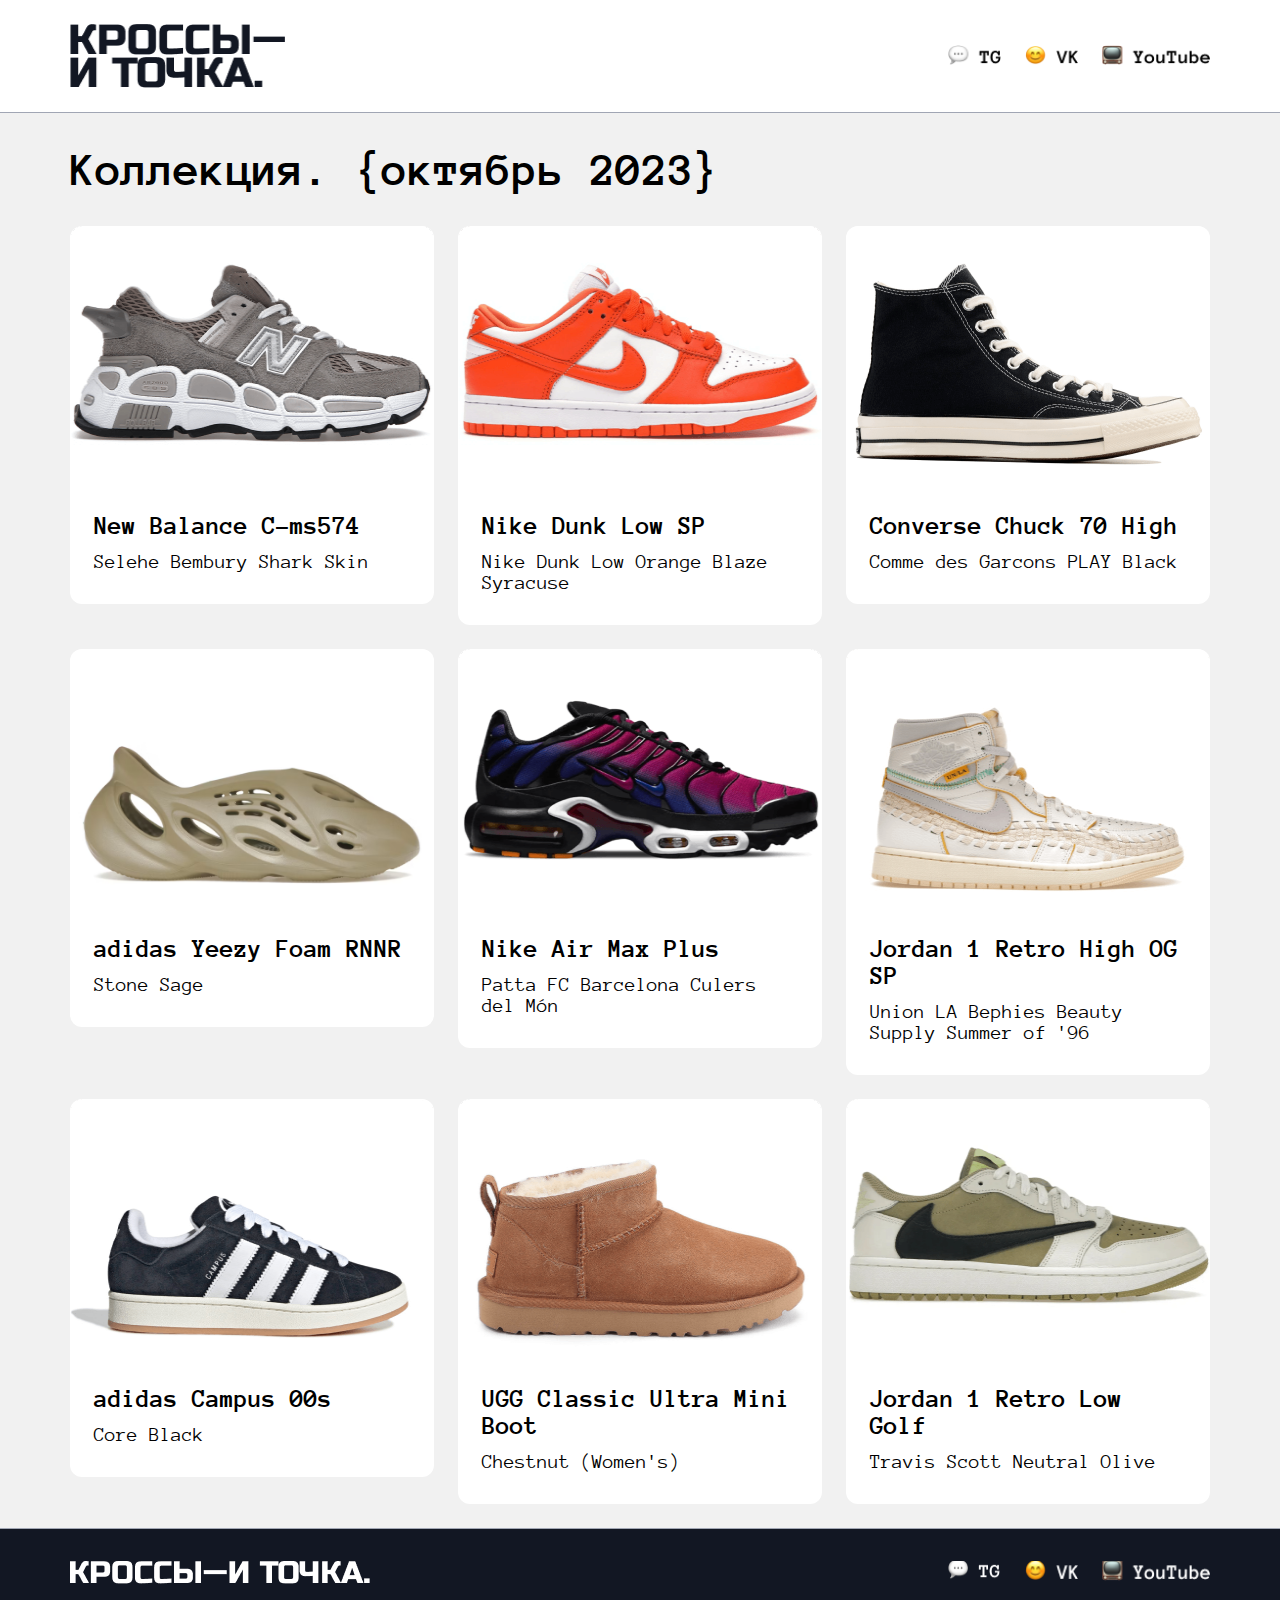
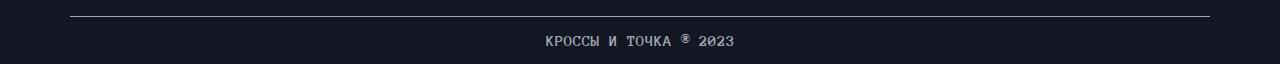
<file: index.html>
<html lang="ru">
  <head>
    <meta charset="UTF-8">
    <meta name="viewport" content="width=device-width, initial-scale=1.0">
    <title>Кроссы — и точка</title>
    <link rel="stylesheet" href="style.css"/>
  </head>
  <body>
    <header class="header">
      <a href="index.html"><img class="logo" src="logo.png"/></a>
      <nav>
        <ul class="ul__header">
          <li><a href="https://web.telegram.org" target="_blank"><img class="img__footer" src="smile1.png"/></a></li>
          <li><a href="https://vk.com" target="_blank"><img class="img__footer" src="smile2.png"/></a></li>
          <li><a href="https://youtube.com" target="_blank"><img class="img__footer-long" src="smile3.png"/></a></li>
        </ul>
      </nav>
    </header>
   <main>
      <div class="h_cont">
        <h1 class="subtitle">Коллекция. {октябрь 2023}</h1>
      </div>
        <div class="container-bar">
          <a href="New Balance C-ms574.html"><div class="container">
            <img class="card__img" alt="New Balance C-ms574" src="image 3 (5).png"/>
            <h3 class="container__title">New Balance C-ms574</h3>
            <p class="container__text">Selehe Bembury Shark Skin</p>
          </div></a>
          <a href="Nike Dunk Low SP.html"><div class="container">
            <img class="card__img" alt="Nike Dunk Low SP" src="image 3 (6).png"/>
            <h3 class="container__title">Nike Dunk Low SP</h3>
            <p class="container__text">Nike Dunk Low Orange Blaze Syracuse</p>
          </div></a>
          <a href="Converse Chuck 70 High.html"><div class="container">
            <img class="card__img" alt="Converse Chuck 70 High" src="image 3 (3).png"/>
            <h3 class="container__title">Converse Chuck 70 High</h3>
            <p class="container__text">Comme des Garcons PLAY Black</p>
          </div></a>
          <div class="container">
            <img class="card__img" alt="adidas Yeezy Foam RNR" src="image 3 (8).png"/>
            <h3 class="container__title">adidas Yeezy Foam RNNR</h3>
            <p class="container__text">Stone Sage</p>
          </div>
          <div class="container">
            <img class="card__img" alt="Nike Air Max Plus" src="image 3.png"/>
            <h3 class="container__title">Nike Air Max Plus</h3>
            <p class="container__text">Patta FC Barcelona Culers del Món</p>
          </div>
          <div class="container">
            <img class="card__img" alt="Jordan 1 Retro High OG SP" src="image 3 (1).png"/>
            <h3 class="container__title">Jordan 1 Retro High OG SP</h3>
            <p class="container__text">Union LA Bephies Beauty Supply Summer of '96</p>
          </div>
          <div class="container">
            <img class="card__img" alt="adidas Campus 00s" src="image 3 (2).png"/>
            <h3 class="container__title">adidas Campus 00s</h3>
            <p class="container__text">Core Black</p>
          </div>
          <div class="container">
            <img class="card__img" alt="UGG Classic Ultra Mini Boot" src="image 3 (4).png"/>
            <h3 class="container__title">UGG Classic Ultra Mini Boot</h3>
            <p class="container__text">Chestnut (Women's)</p>
          </div>
          <div class="container">
            <img class="card__img" alt="Jordan 1 Retro Low Golf" src="image 3 (7).png"/>
            <h3 class="container__title">Jordan 1 Retro Low Golf</h3>
            <p class="container__text">Travis Scott Neutral Olive</p>
          </div>
      </div>
   </main>
   <footer class="footer">
    <div class="footer-bar">
      <a href="index.html"><img class="logo2" src="logo (1).png"/></a>
      <nav class="nav__footer">
        <ul class="ul__footer">
          <li><a class="a-footer" href="https://web.telegram.org" target="_blank"><img class="img__footer" src="smile4.png"/></a></li>
          <li><a class="a-footer" href="https://vk.com" target="_blank"><img class="img__footer" src="smile5.png"/></a></li>
          <li><a class="a-footer" href="https://youtube.com" target="_blank"><img class="img__footer-long" src="smile6.png"/></a></li>
        </ul>
      </nav>
    </div>
    <p class="p-footer">КРОССЫ И ТОЧКА ® 2023</p>
   </footer>
  </body>
</html>
</file>
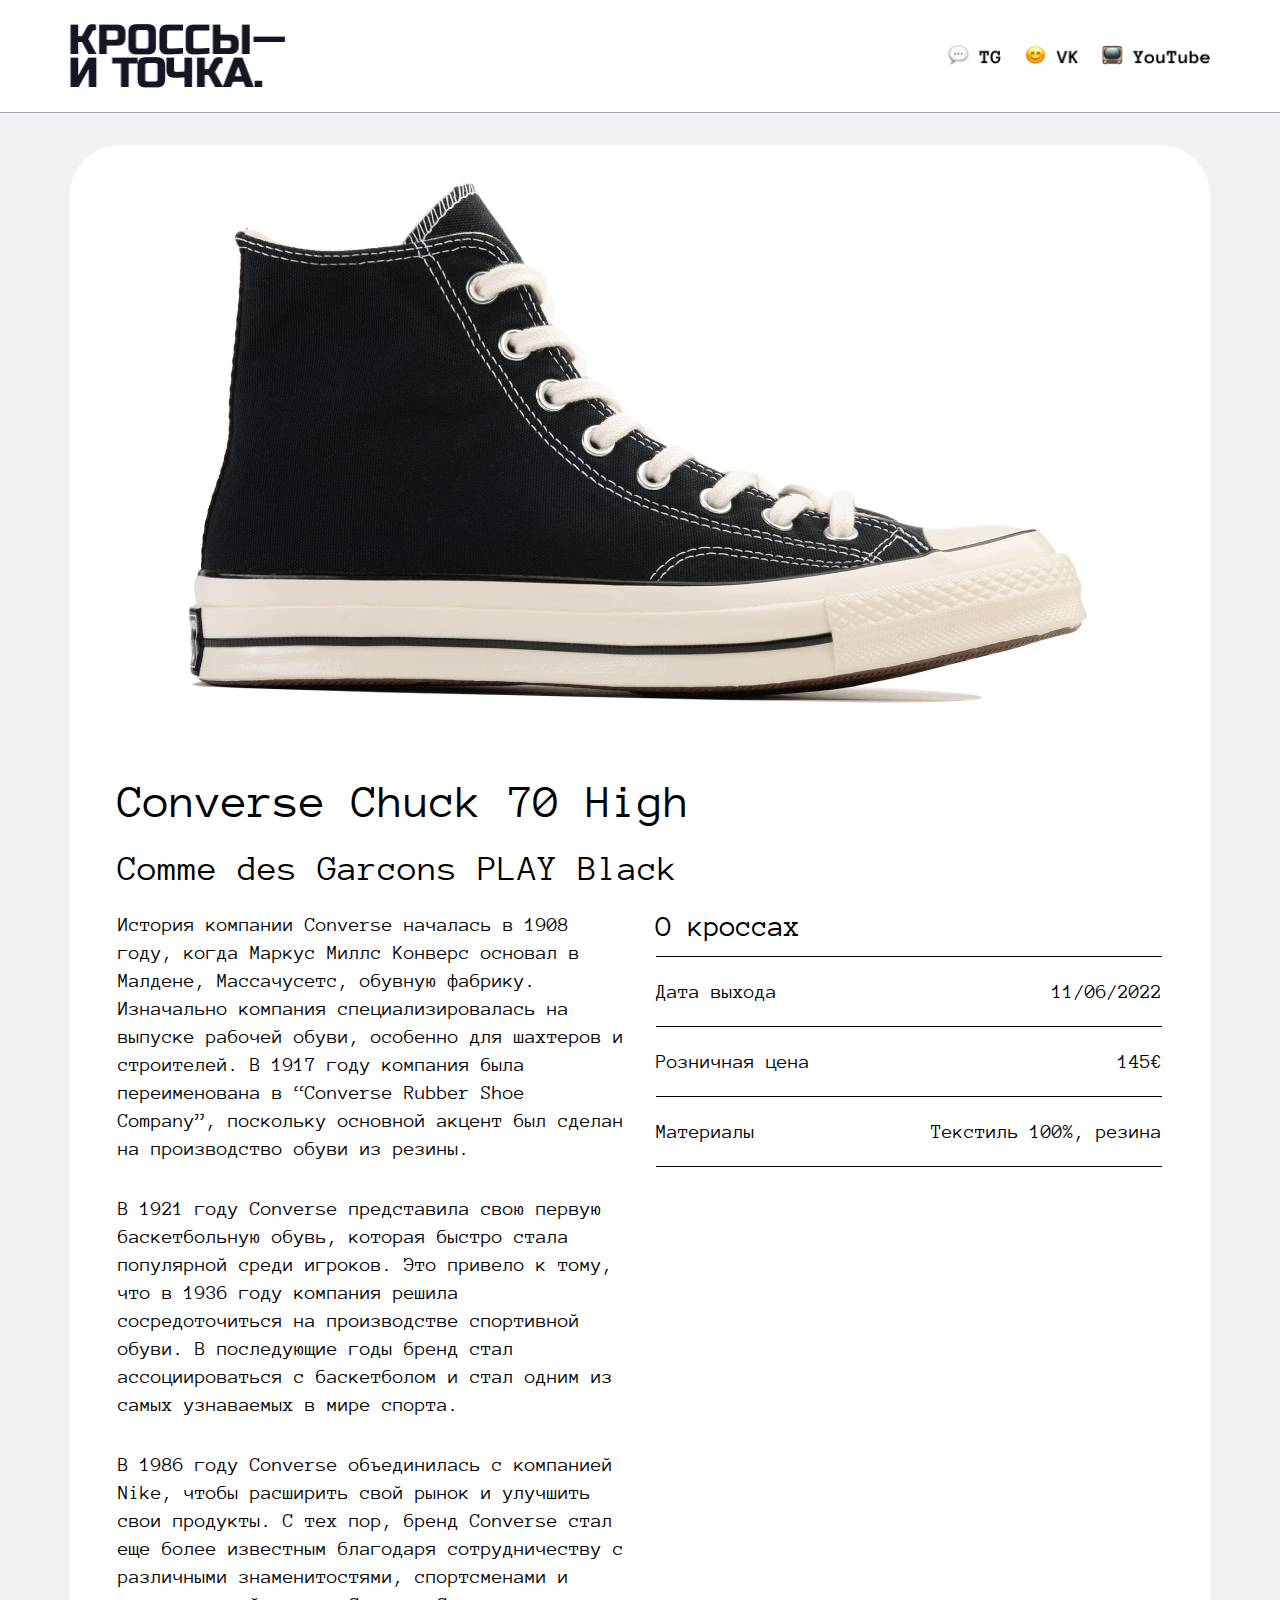
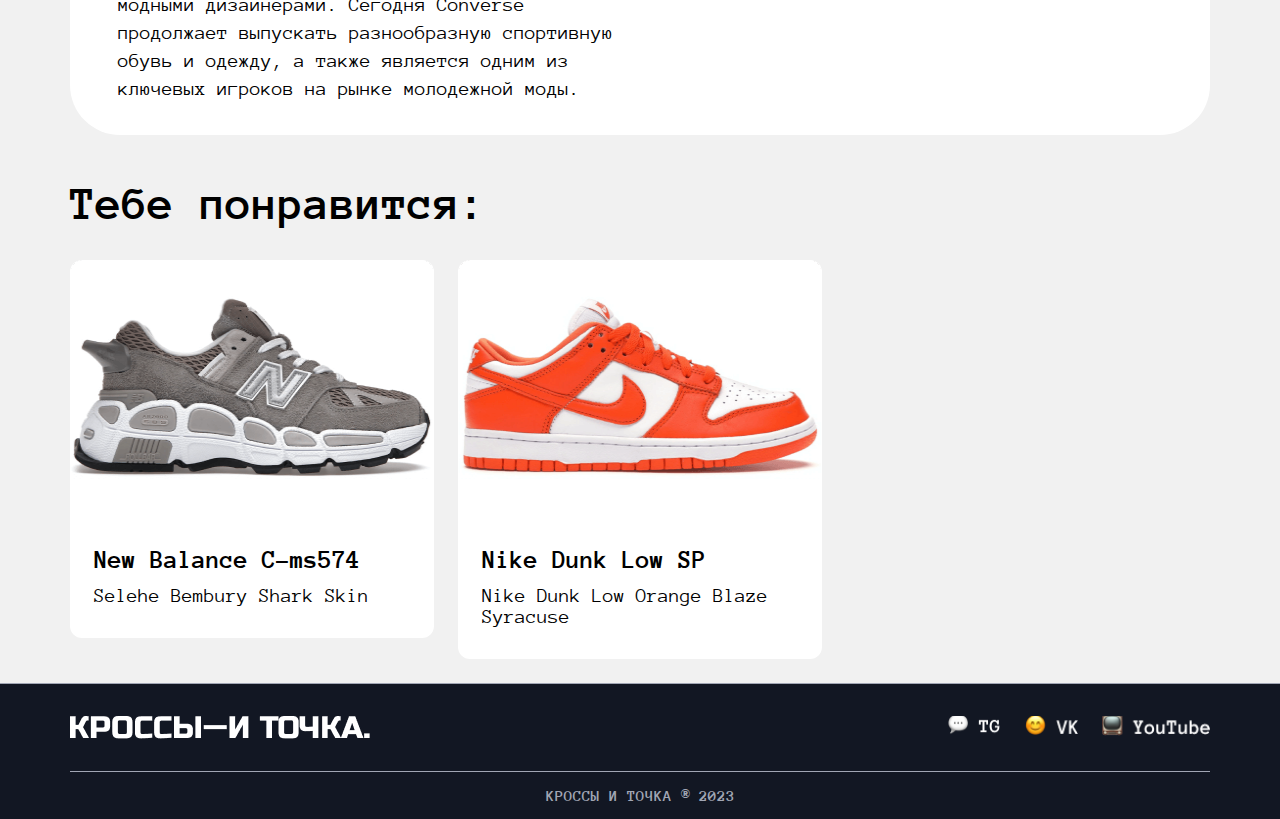
<file: Converse Chuck 70 High.html>
<html lang="ru">
  <head>
    <meta charset="UTF-8">
    <meta name="viewport" content="width=device-width, initial-scale=1.0">
    <title>Кроссы — и точка</title>
    <link rel="stylesheet" href="style.css"/>
  </head>
  <body>
    <header class="header">
      <a href="index.html"><img class="logo" src="logo.png"/></a>
      <nav>
        <ul class="ul__header">
          <li><a href="https://web.telegram.org" target="_blank"><img class="img__footer" src="smile1.png"/></a></li>
          <li><a href="https://vk.com" target="_blank"><img class="img__footer" src="smile2.png"/></a></li>
          <li><a href="https://youtube.com" target="_blank"><img class="img__footer-long" src="smile3.png"/></a></li>
        </ul>
      </nav>
    </header>
   <main class="main__main">
    <div class="big_main">
      <div>
        <img class="big_img1" src="big_image3.png" alt="кросс">
      </div>
      <div class="big_h1">
        <h1 class="h1_h1">Converse Chuck 70 High</h1>
      </div>
      <div class="big_h2">
        <h2>Comme des Garcons PLAY Black</h2>
      </div>
      <div class="description">
        <div class="description_left">
            <p class="big_p">История компании Converse началась в 1908 году, когда Маркус Миллс Конверс основал в Малдене, Массачусетс, обувную фабрику. Изначально компания специализировалась на выпуске рабочей обуви, особенно для шахтеров и строителей. В 1917 году компания была переименована в “Converse Rubber Shoe Company”, поскольку основной акцент был сделан на производство обуви из резины.</p>
            <p class="big_p">В 1921 году Converse представила свою первую баскетбольную обувь, которая быстро стала популярной среди игроков. Это привело к тому, что в 1936 году компания решила сосредоточиться на производстве спортивной обуви. В последующие годы бренд стал ассоциироваться с баскетболом и стал одним из самых узнаваемых в мире спорта.</p>
            <p class="big_p">В 1986 году Converse объединилась с компанией Nike, чтобы расширить свой рынок и улучшить свои продукты. С тех пор, бренд Converse стал еще более известным благодаря сотрудничеству с различными знаменитостями, спортсменами и модными дизайнерами. Сегодня Converse продолжает выпускать разнообразную спортивную обувь и одежду, а также является одним из ключевых игроков на рынке молодежной моды.</p>
        </div>
        <div class="description_right">
          <div class="des_p_l" style="margin: 0;"><p class="p_p_p">О кроссах</p></div>
          <div class="des_p_l"><p class="p_d_l">Дата выхода</p> <p class="p_d_l">11/06/2022</p></div>
          <div class="des_p_l"><p class="p_d_l">Розничная цена</p> <p class="p_d_l">145€</p></div>
          <div class="des_p_l"><p class="p_d_l">Материалы</p> <p class="p_d_l">Текстиль 100%, резина</p></div>
        </div>
      </div>
    </div>
    <div class="h_cont">
      <h1 class="subtitle" style="margin-top: 12px;">Тебе понравится:</h1>
    </div>
    <div class="container-bar" style="justify-content: flex-start; max-width: 1140px">
      <a href="New Balance C-ms574.html"><div class="container">
        <img class="card__img" alt="New Balance C-ms574" src="image 3 (5).png"/>
        <h3 class="container__title">New Balance C-ms574</h3>
        <p class="container__text">Selehe Bembury Shark Skin</p>
      </div></a>
      <a href="Nike Dunk Low SP.html"><div class="container">
        <img class="card__img" alt="Nike Dunk Low SP" src="image 3 (6).png"/>
        <h3 class="container__title">Nike Dunk Low SP</h3>
        <p class="container__text">Nike Dunk Low Orange Blaze Syracuse</p>
      </div></a>
    </div>
   </main>
   <footer class="footer">
    <div class="footer-bar">
      <a href="index.html"><img class="logo2" src="logo (1).png"/></a>
      <nav class="nav__footer">
        <ul class="ul__footer">
          <li><a class="a-footer" href="https://web.telegram.org" target="_blank"><img class="img__footer" src="smile4.png"/></a></li>
          <li><a class="a-footer" href="https://vk.com" target="_blank"><img class="img__footer" src="smile5.png"/></a></li>
          <li><a class="a-footer" href="https://youtube.com" target="_blank"><img class="img__footer-long" src="smile6.png"/></a></li>
        </ul>
      </nav>
    </div>
    <p class="p-footer">КРОССЫ И ТОЧКА ® 2023</p>
   </footer>
  </body>
</html>
</file>
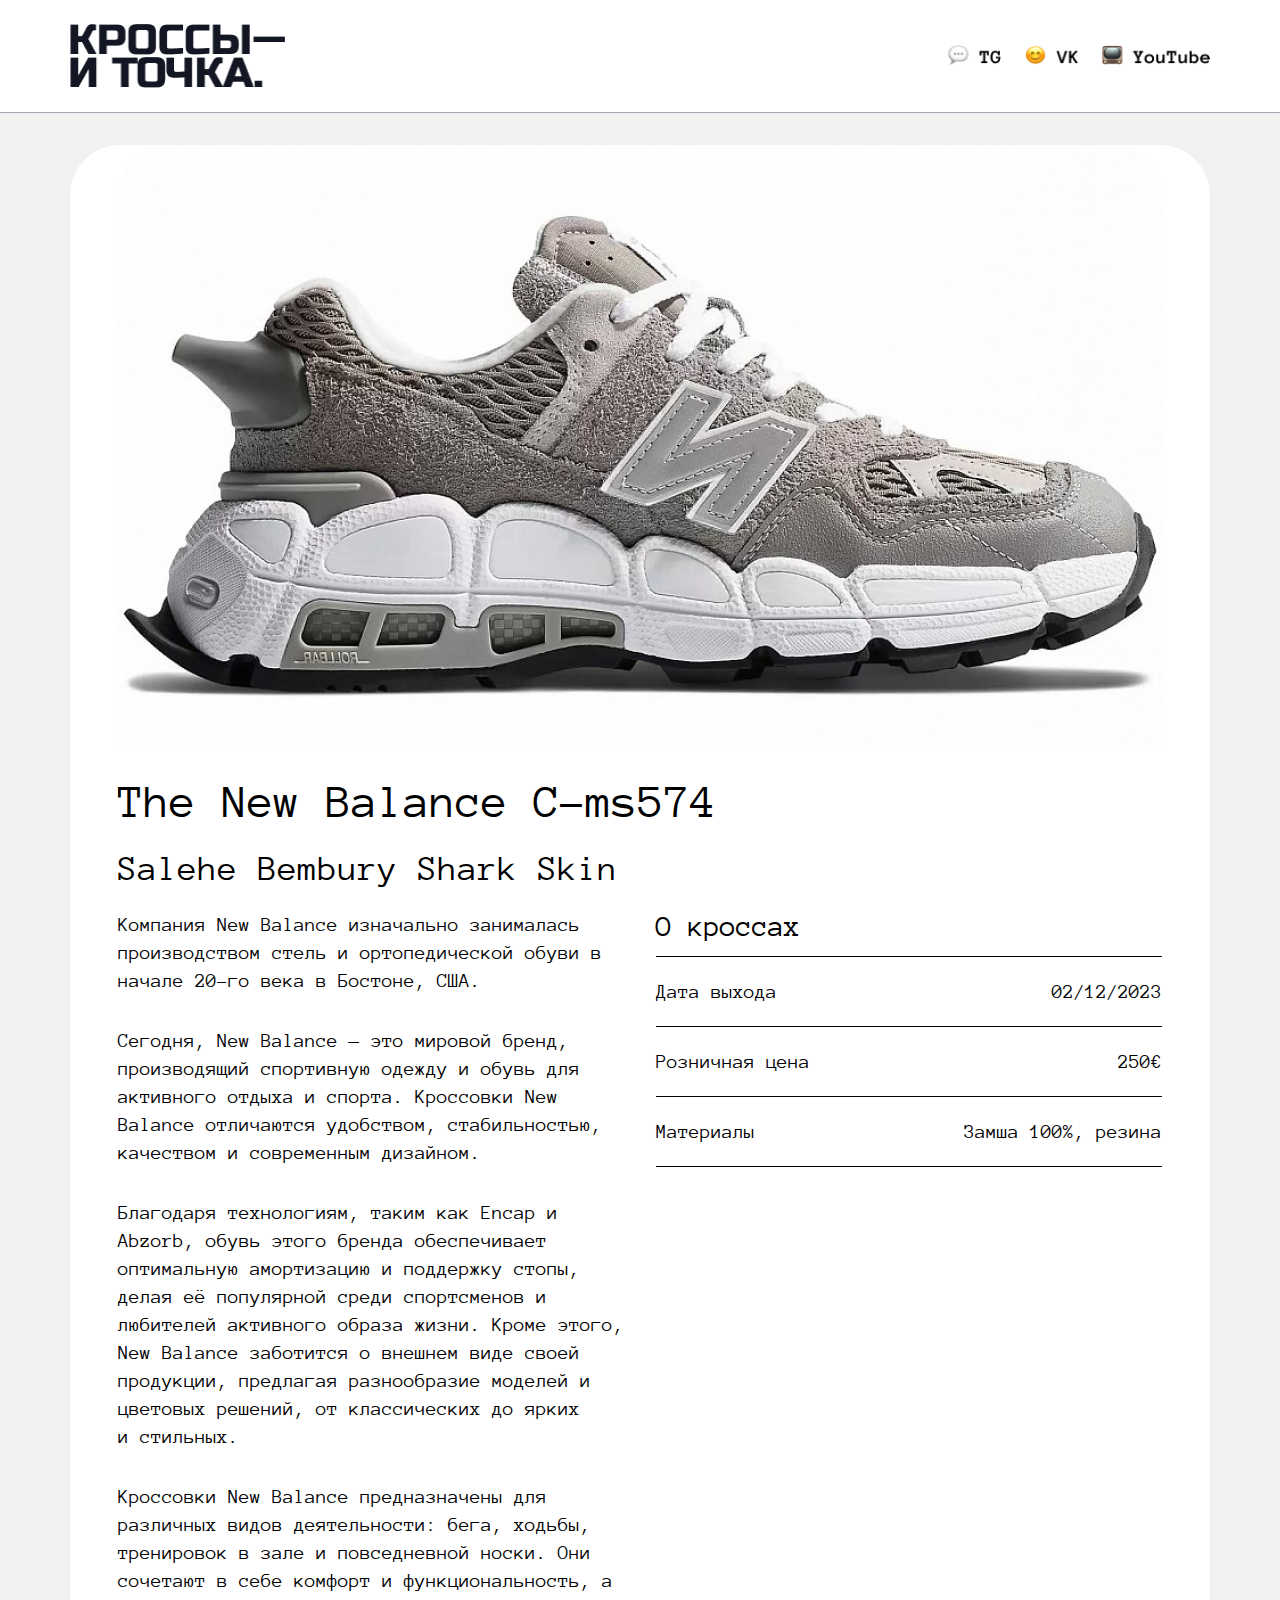
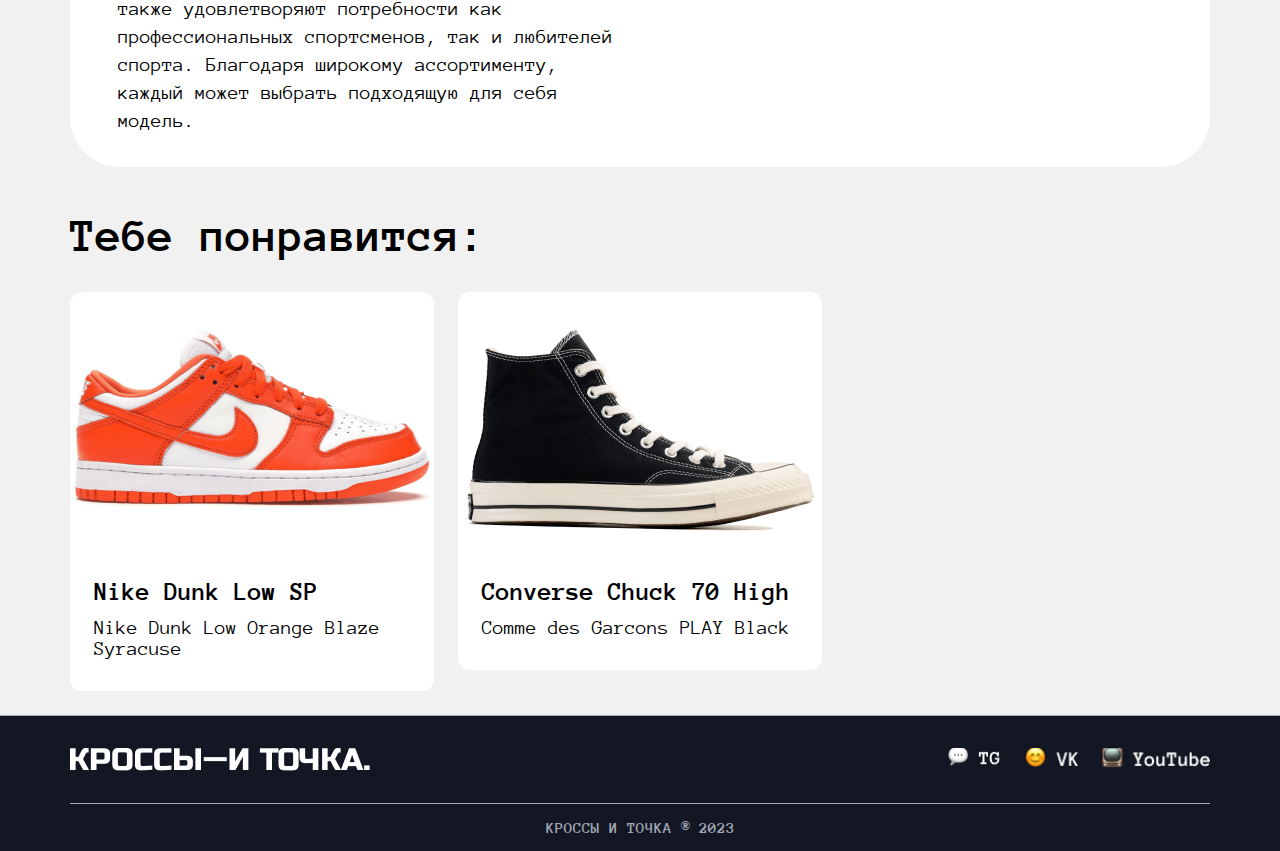
<file: kross1.html>
<html lang="ru">
  <head>
    <meta charset="UTF-8">
    <meta name="viewport" content="width=device-width, initial-scale=1.0">
    <title>Кроссы — и точка</title>
    <link rel="stylesheet" href="style.css"/>
  </head>
  <body>
    <header class="header">
      <a href="index.html"><img class="logo" src="logo.png"/></a>
      <nav>
        <ul class="ul__header">
          <li><a href="https://web.telegram.org" target="_blank"><img class="img__footer" src="smile1.png"/></a></li>
          <li><a href="https://vk.com" target="_blank"><img class="img__footer" src="smile2.png"/></a></li>
          <li><a href="https://youtube.com" target="_blank"><img class="img__footer-long" src="smile3.png"/></a></li>
        </ul>
      </nav>
    </header>
   <main class="main__main">
    <div class="big_main">
      <div>
        <img class="big_img1" src="big_image1.png" alt="кросс">
      </div>
      <div class="big_h1">
        <h1 class="h1_h1">The New Balance C-ms574</h1>
      </div>
      <div class="big_h2">
        <h2>Salehe Bembury Shark Skin</h2>
      </div>
      <div class="description">
        <div class="description_left">
            <p class="big_p">Компания New Balance изначально занималась производством стель и ортопедической обуви в начале
            20-го века в Бостоне, США.</p>
            <p class="big_p">Сегодня, New Balance — это мировой бренд, производящий спортивную одежду и обувь для активного отдыха и спорта. Кроссовки New Balance отличаются удобством, стабильностью, качеством и современным дизайном.</p>
            
            <p class="big_p">Благодаря технологиям, таким как Encap и Abzorb, обувь этого бренда обеспечивает оптимальную амортизацию и поддержку стопы, делая её популярной среди спортсменов и любителей активного образа жизни. Кроме этого, New Balance заботится о внешнем виде своей продукции, предлагая разнообразие моделей и цветовых решений, от классических до ярких и стильных.</p>
            
            <p class="big_p">Кроссовки New Balance предназначены для различных видов деятельности: бега, ходьбы, тренировок в зале и повседневной носки. Они сочетают в себе комфорт и функциональность, а также удовлетворяют потребности как профессиональных спортсменов, так и любителей спорта. Благодаря широкому ассортименту, каждый может выбрать подходящую для себя модель.</p>
        </div>
        <div class="description_right">
          <div class="des_p_l" style="margin: 0;"><p class="p_p_p">О кроссах</p></div>
          <div class="des_p_l"><p class="p_d_l">Дата выхода</p> <p class="p_d_l">02/12/2023</p></div>
          <div class="des_p_l"><p class="p_d_l">Розничная цена</p> <p class="p_d_l">250€</p></div>
          <div class="des_p_l"><p class="p_d_l">Материалы</p> <p class="p_d_l">Замша 100%, резина</p></div>
        </div>
      </div>
    </div>
    <div class="h_cont">
      <h1 class="subtitle" style="margin-top: 12px;">Тебе понравится:</h1>
    </div>
    <div class="container-bar" style="justify-content: flex-start; max-width: 1140px">
      <a href="kross2.html"><div class="container">
        <img class="card__img" alt="Nike Dunk Low SP" src="image 3 (6).png"/>
        <h3 class="container__title">Nike Dunk Low SP</h3>
        <p class="container__text">Nike Dunk Low Orange Blaze Syracuse</p>
      </div></a>
      <a href="kross3.html"><div class="container">
        <img class="card__img" alt="Converse Chuck 70 High" src="image 3 (3).png"/>
        <h3 class="container__title">Converse Chuck 70 High</h3>
        <p class="container__text">Comme des Garcons PLAY Black</p>
      </div></a>
    </div>
   </main>
   <footer class="footer">
    <div class="footer-bar">
      <a href="index.html"><img class="logo2" src="logo (1).png"/></a>
      <nav class="nav__footer">
        <ul class="ul__footer">
          <li><a class="a-footer" href="https://web.telegram.org" target="_blank"><img class="img__footer" src="smile4.png"/></a></li>
          <li><a class="a-footer" href="https://vk.com" target="_blank"><img class="img__footer" src="smile5.png"/></a></li>
          <li><a class="a-footer" href="https://youtube.com" target="_blank"><img class="img__footer-long" src="smile6.png"/></a></li>
        </ul>
      </nav>
    </div>
    <p class="p-footer">КРОССЫ И ТОЧКА ® 2023</p>
   </footer>
  </body>
</html>
</file>
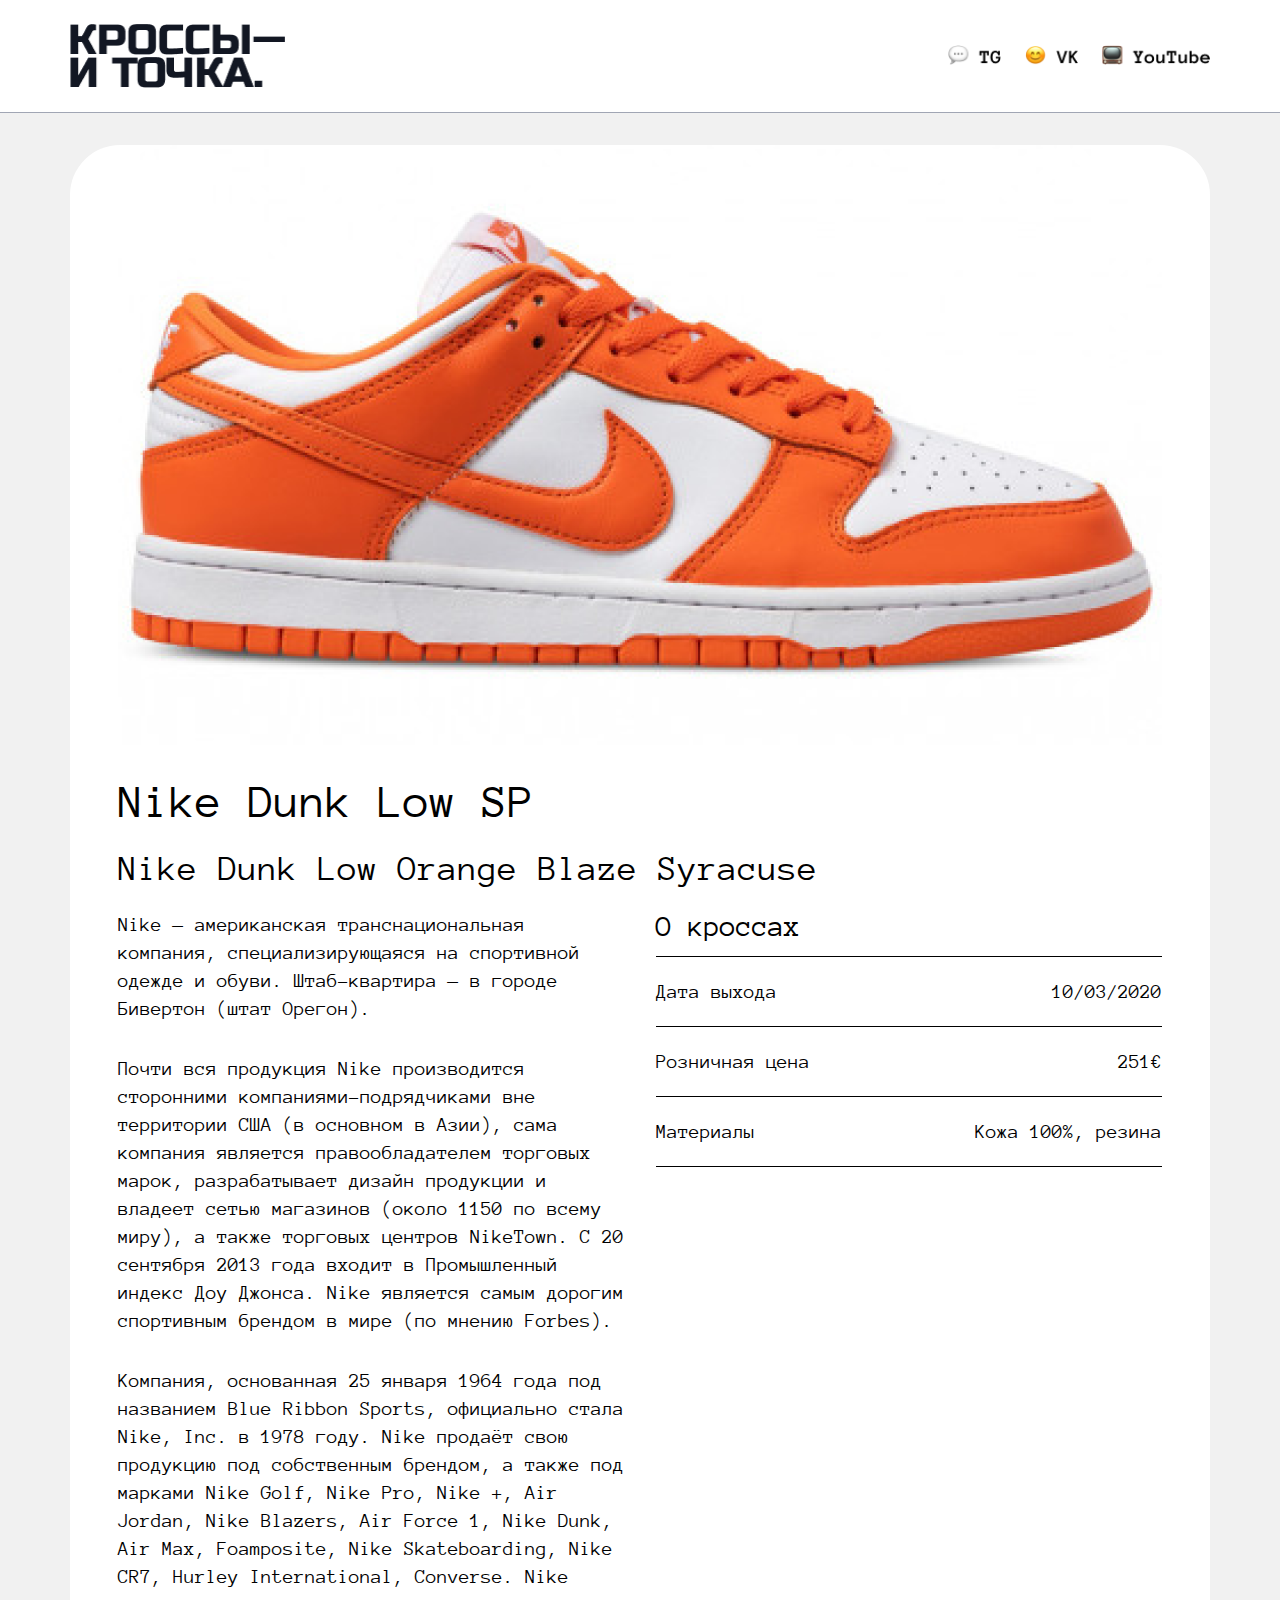
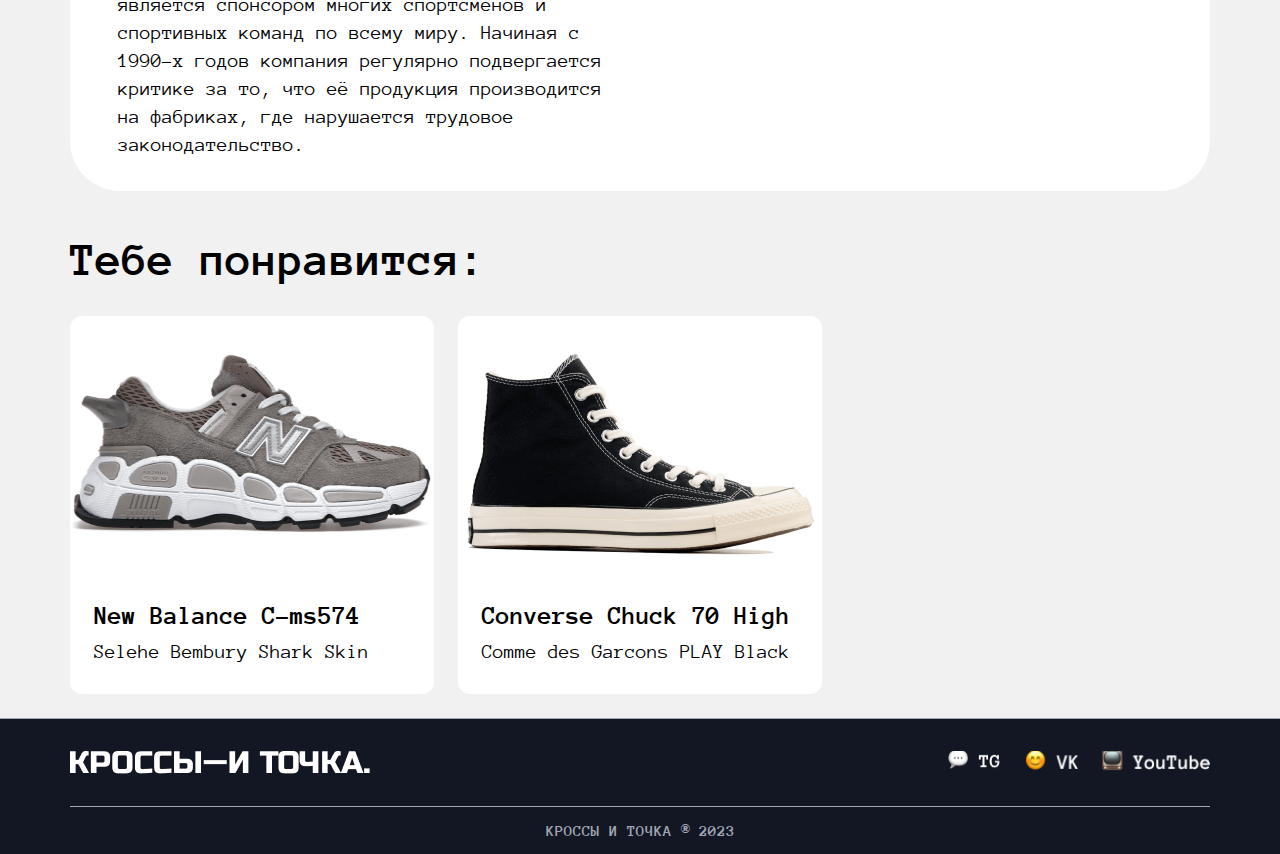
<file: kross2.html>
<html lang="ru">
  <head>
    <meta charset="UTF-8">
    <meta name="viewport" content="width=device-width, initial-scale=1.0">
    <title>Кроссы — и точка</title>
    <link rel="stylesheet" href="style.css"/>
  </head>
  <body>
    <header class="header">
      <a href="index.html"><img class="logo" src="logo.png"/></a>
      <nav>
        <ul class="ul__header">
          <li><a href="https://web.telegram.org" target="_blank"><img class="img__footer" src="smile1.png"/></a></li>
          <li><a href="https://vk.com" target="_blank"><img class="img__footer" src="smile2.png"/></a></li>
          <li><a href="https://youtube.com" target="_blank"><img class="img__footer-long" src="smile3.png"/></a></li>
        </ul>
      </nav>
    </header>
   <main class="main__main">
    <div class="big_main">
      <div>
        <img class="big_img1" src="big_image2.png" alt="кросс">
      </div>
      <div class="big_h1">
        <h1 class="h1_h1">Nike Dunk Low SP</h1>
      </div>
      <div class="big_h2">
        <h2>Nike Dunk Low Orange Blaze Syracuse</h2>
      </div>
      <div class="description">
        <div class="description_left">
            <p class="big_p">Nike — американская транснациональная компания, специализирующаяся на спортивной одежде и обуви. Штаб-квартира — в городе Бивертон (штат Орегон).</p>
            <p class="big_p">Почти вся продукция Nike производится сторонними компаниями-подрядчиками вне территории США (в основном в Азии), сама компания является правообладателем торговых марок, разрабатывает дизайн продукции и владеет сетью магазинов (около 1150 по всему миру), а также торговых центров NikeTown. С 20 сентября 2013 года входит в Промышленный индекс Доу Джонса. Nike является самым дорогим спортивным брендом в мире (по мнению Forbes).</p>
            <p class="big_p">Компания, основанная 25 января 1964 года под названием Blue Ribbon Sports, официально стала Nike, Inc. в 1978 году. Nike продаёт свою продукцию под собственным брендом, а также под марками Nike Golf, Nike Pro, Nike +, Air Jordan, Nike Blazers, Air Force 1, Nike Dunk, Air Max, Foamposite, Nike Skateboarding, Nike CR7, Hurley International, Converse. Nike является спонсором многих спортсменов и спортивных команд по всему миру. Начиная с 1990-х годов компания регулярно подвергается критике за то, что её продукция производится на фабриках, где нарушается трудовое законодательство.</p>
        </div>
        <div class="description_right">
          <div class="des_p_l" style="margin: 0;"><p class="p_p_p">О кроссах</p></div>
          <div class="des_p_l"><p class="p_d_l">Дата выхода</p> <p class="p_d_l">10/03/2020</p></div>
          <div class="des_p_l"><p class="p_d_l">Розничная цена</p> <p class="p_d_l">251€</p></div>
          <div class="des_p_l"><p class="p_d_l">Материалы</p> <p class="p_d_l">Кожа 100%, резина</p></div>
        </div>
      </div>
    </div>
    <div class="h_cont">
      <h1 class="subtitle" style="margin-top: 12px;">Тебе понравится:</h1>
    </div>
    <div class="container-bar" style="justify-content: flex-start; max-width: 1140px">
      <a href="kross1.html"><div class="container">
        <img class="card__img" alt="New Balance C-ms574" src="image 3 (5).png"/>
        <h3 class="container__title">New Balance C-ms574</h3>
        <p class="container__text">Selehe Bembury Shark Skin</p>
      </div></a>
      <a href="kross3.html"><div class="container">
        <img class="card__img" alt="Converse Chuck 70 High" src="image 3 (3).png"/>
        <h3 class="container__title">Converse Chuck 70 High</h3>
        <p class="container__text">Comme des Garcons PLAY Black</p>
      </div></a>
    </div>
   </main>
   <footer class="footer">
    <div class="footer-bar">
      <a href="index.html"><img class="logo2" src="logo (1).png"/></a>
      <nav class="nav__footer">
        <ul class="ul__footer">
          <li><a class="a-footer" href="https://web.telegram.org" target="_blank"><img class="img__footer" src="smile4.png"/></a></li>
          <li><a class="a-footer" href="https://vk.com" target="_blank"><img class="img__footer" src="smile5.png"/></a></li>
          <li><a class="a-footer" href="https://youtube.com" target="_blank"><img class="img__footer-long" src="smile6.png"/></a></li>
        </ul>
      </nav>
    </div>
    <p class="p-footer">КРОССЫ И ТОЧКА ® 2023</p>
   </footer>
  </body>
</html>
</file>
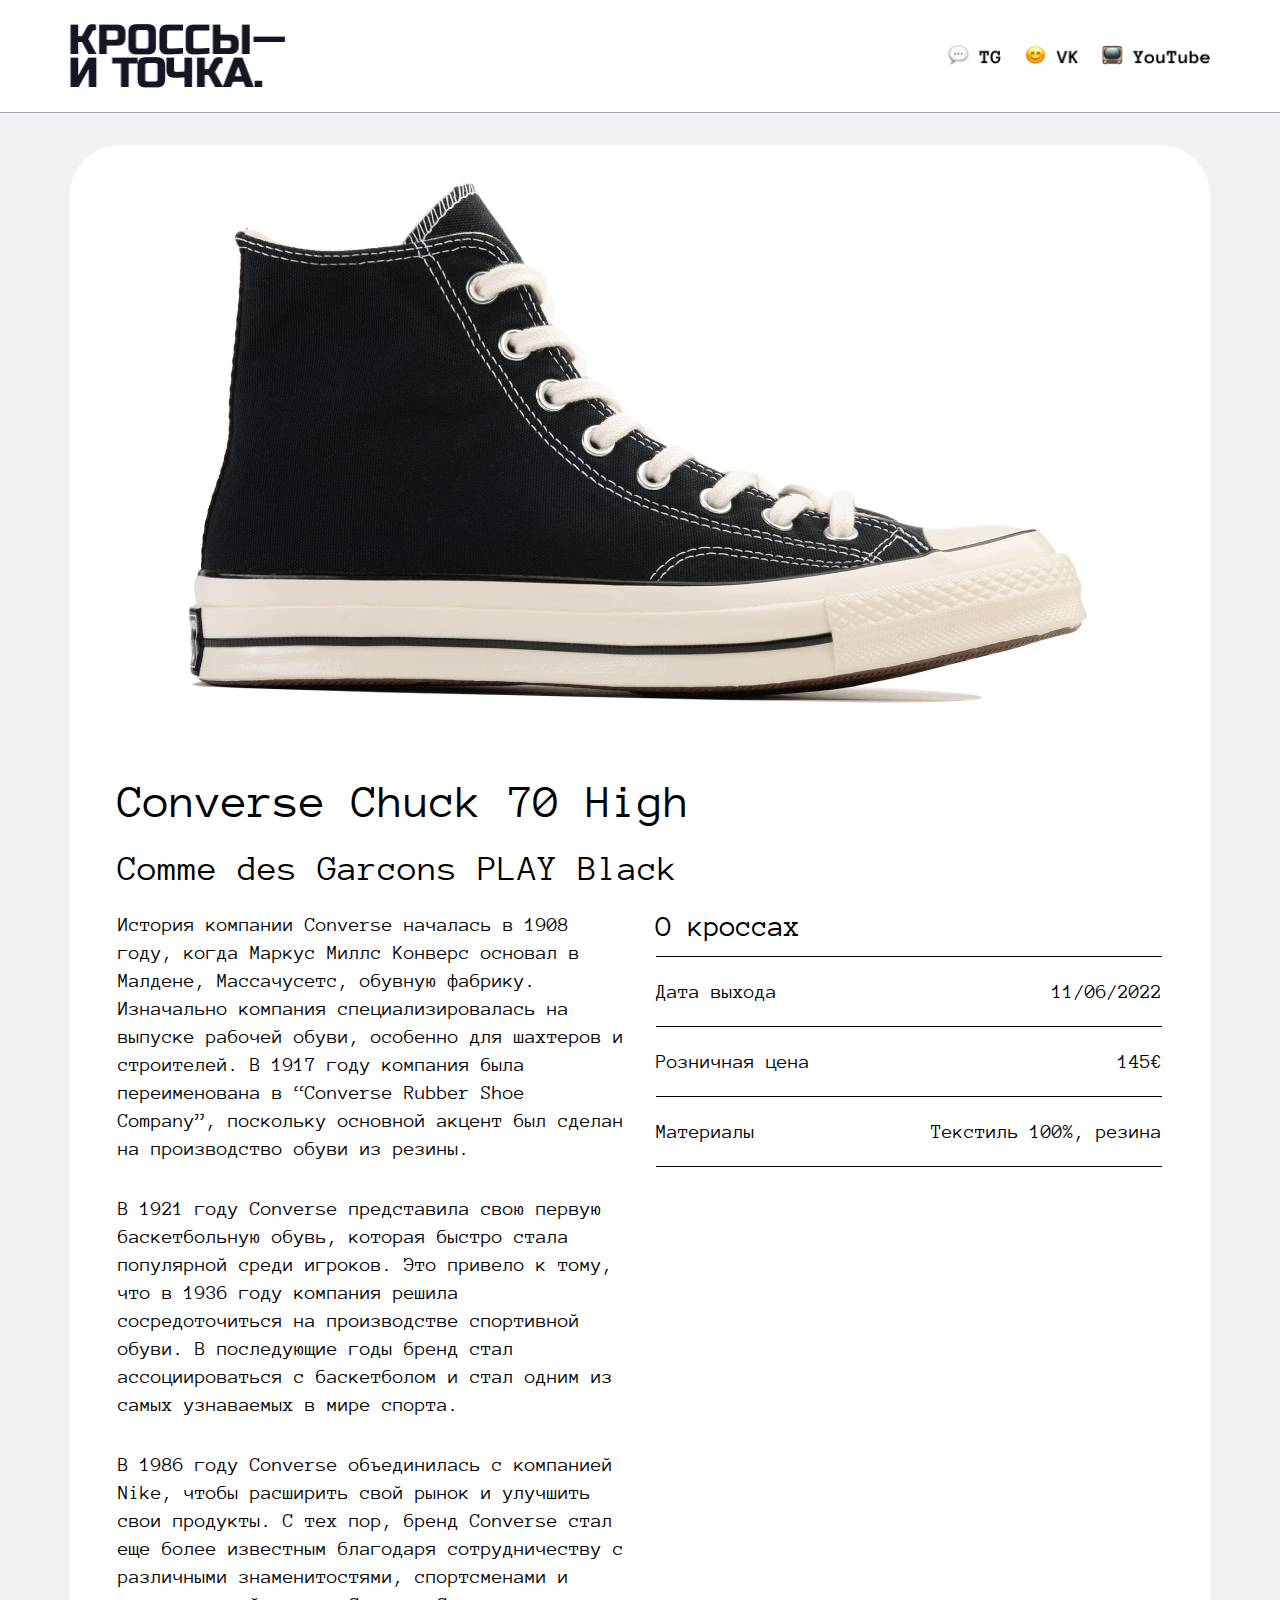
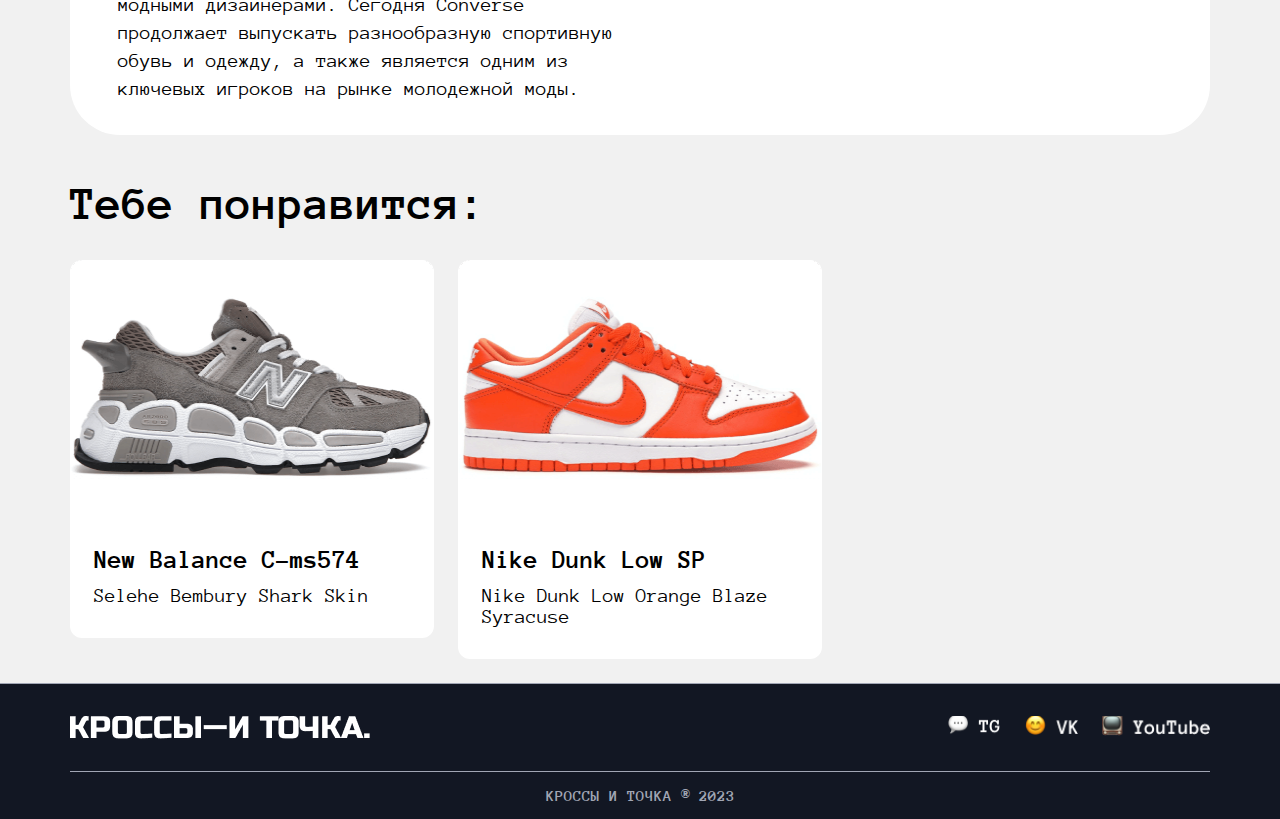
<file: kross3.html>
<html lang="ru">
  <head>
    <meta charset="UTF-8">
    <meta name="viewport" content="width=device-width, initial-scale=1.0">
    <title>Кроссы — и точка</title>
    <link rel="stylesheet" href="style.css"/>
  </head>
  <body>
    <header class="header">
      <a href="index.html"><img class="logo" src="logo.png"/></a>
      <nav>
        <ul class="ul__header">
          <li><a href="https://web.telegram.org" target="_blank"><img class="img__footer" src="smile1.png"/></a></li>
          <li><a href="https://vk.com" target="_blank"><img class="img__footer" src="smile2.png"/></a></li>
          <li><a href="https://youtube.com" target="_blank"><img class="img__footer-long" src="smile3.png"/></a></li>
        </ul>
      </nav>
    </header>
   <main class="main__main">
    <div class="big_main">
      <div>
        <img class="big_img1" src="big_image3.png" alt="кросс">
      </div>
      <div class="big_h1">
        <h1 class="h1_h1">Converse Chuck 70 High</h1>
      </div>
      <div class="big_h2">
        <h2>Comme des Garcons PLAY Black</h2>
      </div>
      <div class="description">
        <div class="description_left">
            <p class="big_p">История компании Converse началась в 1908 году, когда Маркус Миллс Конверс основал в Малдене, Массачусетс, обувную фабрику. Изначально компания специализировалась на выпуске рабочей обуви, особенно для шахтеров и строителей. В 1917 году компания была переименована в “Converse Rubber Shoe Company”, поскольку основной акцент был сделан на производство обуви из резины.</p>
            <p class="big_p">В 1921 году Converse представила свою первую баскетбольную обувь, которая быстро стала популярной среди игроков. Это привело к тому, что в 1936 году компания решила сосредоточиться на производстве спортивной обуви. В последующие годы бренд стал ассоциироваться с баскетболом и стал одним из самых узнаваемых в мире спорта.</p>
            <p class="big_p">В 1986 году Converse объединилась с компанией Nike, чтобы расширить свой рынок и улучшить свои продукты. С тех пор, бренд Converse стал еще более известным благодаря сотрудничеству с различными знаменитостями, спортсменами и модными дизайнерами. Сегодня Converse продолжает выпускать разнообразную спортивную обувь и одежду, а также является одним из ключевых игроков на рынке молодежной моды.</p>
        </div>
        <div class="description_right">
          <div class="des_p_l" style="margin: 0;"><p class="p_p_p">О кроссах</p></div>
          <div class="des_p_l"><p class="p_d_l">Дата выхода</p> <p class="p_d_l">11/06/2022</p></div>
          <div class="des_p_l"><p class="p_d_l">Розничная цена</p> <p class="p_d_l">145€</p></div>
          <div class="des_p_l"><p class="p_d_l">Материалы</p> <p class="p_d_l">Текстиль 100%, резина</p></div>
        </div>
      </div>
    </div>
    <div class="h_cont">
      <h1 class="subtitle" style="margin-top: 12px;">Тебе понравится:</h1>
    </div>
    <div class="container-bar" style="justify-content: flex-start; max-width: 1140px">
      <a href="kross1.html"><div class="container">
        <img class="card__img" alt="New Balance C-ms574" src="image 3 (5).png"/>
        <h3 class="container__title">New Balance C-ms574</h3>
        <p class="container__text">Selehe Bembury Shark Skin</p>
      </div></a>
      <a href="kross2.html"><div class="container">
        <img class="card__img" alt="Nike Dunk Low SP" src="image 3 (6).png"/>
        <h3 class="container__title">Nike Dunk Low SP</h3>
        <p class="container__text">Nike Dunk Low Orange Blaze Syracuse</p>
      </div></a>
    </div>
   </main>
   <footer class="footer">
    <div class="footer-bar">
      <a href="index.html"><img class="logo2" src="logo (1).png"/></a>
      <nav class="nav__footer">
        <ul class="ul__footer">
          <li><a class="a-footer" href="https://web.telegram.org" target="_blank"><img class="img__footer" src="smile4.png"/></a></li>
          <li><a class="a-footer" href="https://vk.com" target="_blank"><img class="img__footer" src="smile5.png"/></a></li>
          <li><a class="a-footer" href="https://youtube.com" target="_blank"><img class="img__footer-long" src="smile6.png"/></a></li>
        </ul>
      </nav>
    </div>
    <p class="p-footer">КРОССЫ И ТОЧКА ® 2023</p>
   </footer>
  </body>
</html>
</file>
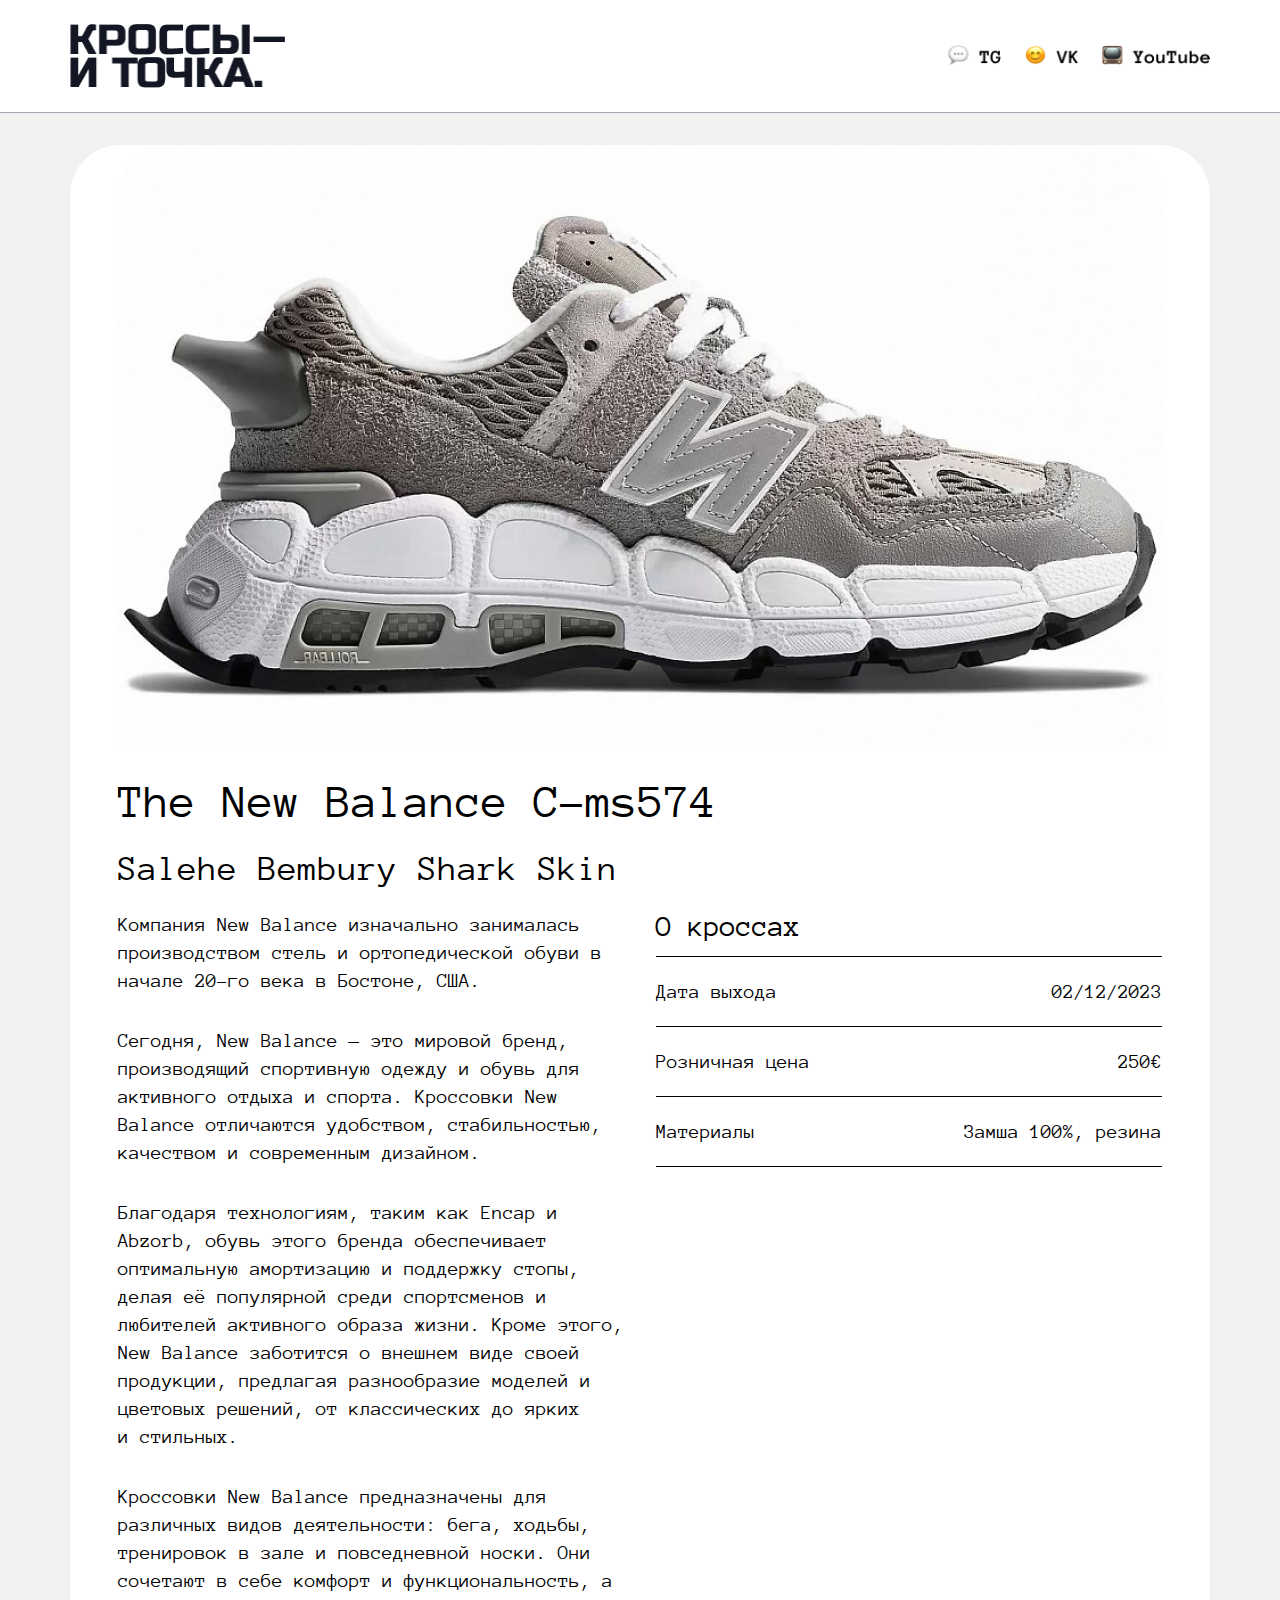
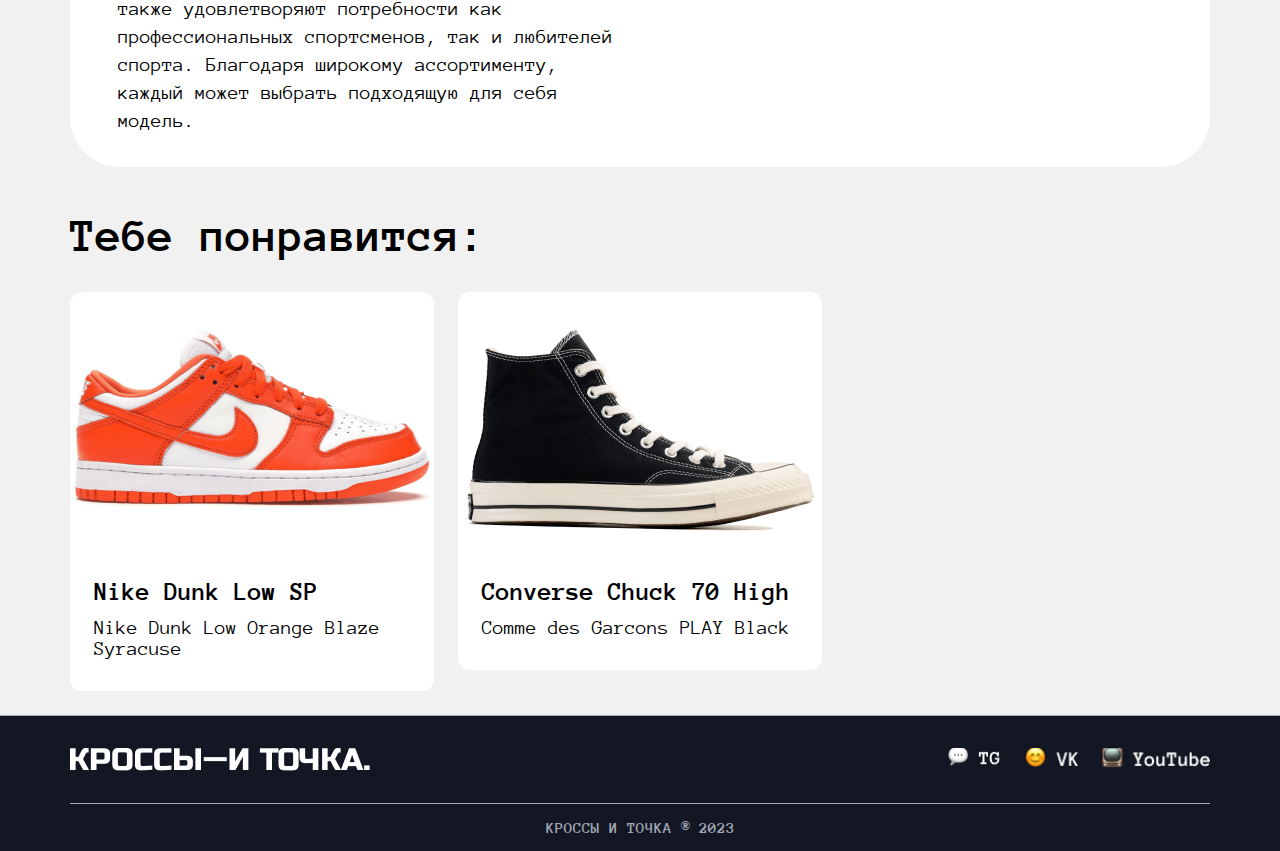
<file: New Balance C-ms574.html>
<html lang="ru">
  <head>
    <meta charset="UTF-8">
    <meta name="viewport" content="width=device-width, initial-scale=1.0">
    <title>Кроссы — и точка</title>
    <link rel="stylesheet" href="style.css"/>
  </head>
  <body>
    <header class="header">
      <a href="index.html"><img class="logo" src="logo.png"/></a>
      <nav>
        <ul class="ul__header">
          <li><a href="https://web.telegram.org" target="_blank"><img class="img__footer" src="smile1.png"/></a></li>
          <li><a href="https://vk.com" target="_blank"><img class="img__footer" src="smile2.png"/></a></li>
          <li><a href="https://youtube.com" target="_blank"><img class="img__footer-long" src="smile3.png"/></a></li>
        </ul>
      </nav>
    </header>
   <main class="main__main">
    <div class="big_main">
      <div>
        <img class="big_img1" src="big_image1.png" alt="кросс">
      </div>
      <div class="big_h1">
        <h1 class="h1_h1">The New Balance C-ms574</h1>
      </div>
      <div class="big_h2">
        <h2>Salehe Bembury Shark Skin</h2>
      </div>
      <div class="description">
        <div class="description_left">
            <p class="big_p">Компания New Balance изначально занималась производством стель и ортопедической обуви в начале
            20-го века в Бостоне, США.</p>
            <p class="big_p">Сегодня, New Balance — это мировой бренд, производящий спортивную одежду и обувь для активного отдыха и спорта. Кроссовки New Balance отличаются удобством, стабильностью, качеством и современным дизайном.</p>
            
            <p class="big_p">Благодаря технологиям, таким как Encap и Abzorb, обувь этого бренда обеспечивает оптимальную амортизацию и поддержку стопы, делая её популярной среди спортсменов и любителей активного образа жизни. Кроме этого, New Balance заботится о внешнем виде своей продукции, предлагая разнообразие моделей и цветовых решений, от классических до ярких и стильных.</p>
            
            <p class="big_p">Кроссовки New Balance предназначены для различных видов деятельности: бега, ходьбы, тренировок в зале и повседневной носки. Они сочетают в себе комфорт и функциональность, а также удовлетворяют потребности как профессиональных спортсменов, так и любителей спорта. Благодаря широкому ассортименту, каждый может выбрать подходящую для себя модель.</p>
        </div>
        <div class="description_right">
          <div class="des_p_l" style="margin: 0;"><p class="p_p_p">О кроссах</p></div>
          <div class="des_p_l"><p class="p_d_l">Дата выхода</p> <p class="p_d_l">02/12/2023</p></div>
          <div class="des_p_l"><p class="p_d_l">Розничная цена</p> <p class="p_d_l">250€</p></div>
          <div class="des_p_l"><p class="p_d_l">Материалы</p> <p class="p_d_l">Замша 100%, резина</p></div>
        </div>
      </div>
    </div>
    <div class="h_cont">
      <h1 class="subtitle" style="margin-top: 12px;">Тебе понравится:</h1>
    </div>
    <div class="container-bar" style="justify-content: flex-start; max-width: 1140px">
      <a href="Nike Dunk Low SP.html"><div class="container">
        <img class="card__img" alt="Nike Dunk Low SP" src="image 3 (6).png"/>
        <h3 class="container__title">Nike Dunk Low SP</h3>
        <p class="container__text">Nike Dunk Low Orange Blaze Syracuse</p>
      </div></a>
      <a href="Converse Chuck 70 High.html"><div class="container">
        <img class="card__img" alt="Converse Chuck 70 High" src="image 3 (3).png"/>
        <h3 class="container__title">Converse Chuck 70 High</h3>
        <p class="container__text">Comme des Garcons PLAY Black</p>
      </div></a>
    </div>
   </main>
   <footer class="footer">
    <div class="footer-bar">
      <a href="index.html"><img class="logo2" src="logo (1).png"/></a>
      <nav class="nav__footer">
        <ul class="ul__footer">
          <li><a class="a-footer" href="https://web.telegram.org" target="_blank"><img class="img__footer" src="smile4.png"/></a></li>
          <li><a class="a-footer" href="https://vk.com" target="_blank"><img class="img__footer" src="smile5.png"/></a></li>
          <li><a class="a-footer" href="https://youtube.com" target="_blank"><img class="img__footer-long" src="smile6.png"/></a></li>
        </ul>
      </nav>
    </div>
    <p class="p-footer">КРОССЫ И ТОЧКА ® 2023</p>
   </footer>
  </body>
</html>
</file>
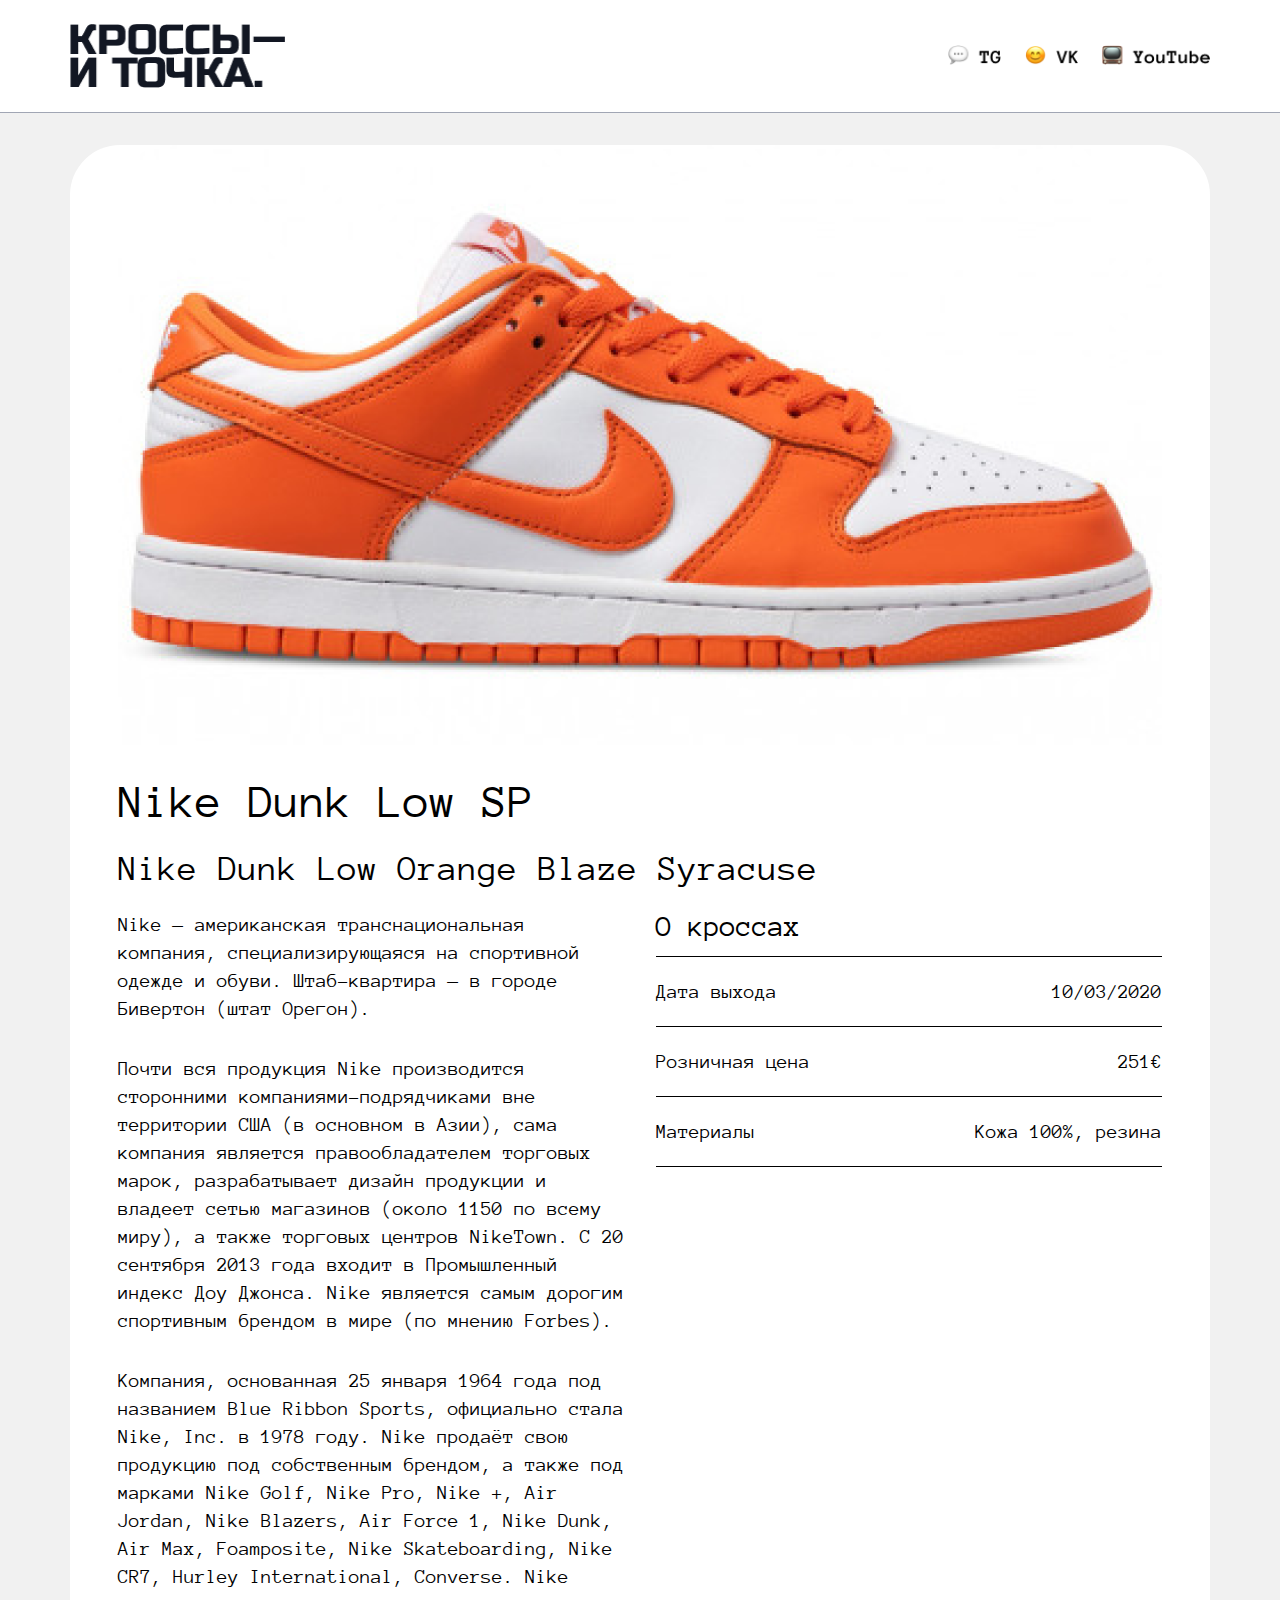
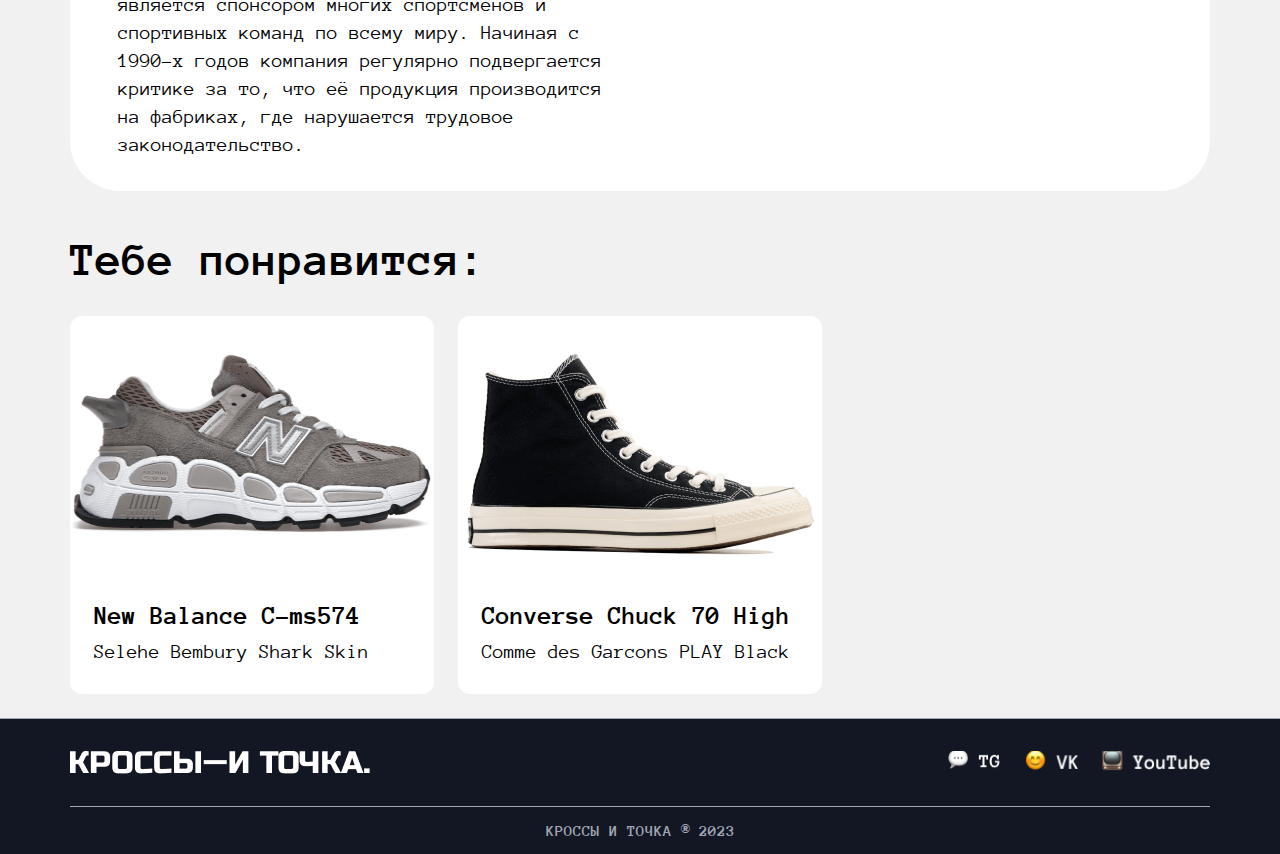
<file: Nike Dunk Low SP.html>
<html lang="ru">
  <head>
    <meta charset="UTF-8">
    <meta name="viewport" content="width=device-width, initial-scale=1.0">
    <title>Кроссы — и точка</title>
    <link rel="stylesheet" href="style.css"/>
  </head>
  <body>
    <header class="header">
      <a href="index.html"><img class="logo" src="logo.png"/></a>
      <nav>
        <ul class="ul__header">
          <li><a href="https://web.telegram.org" target="_blank"><img class="img__footer" src="smile1.png"/></a></li>
          <li><a href="https://vk.com" target="_blank"><img class="img__footer" src="smile2.png"/></a></li>
          <li><a href="https://youtube.com" target="_blank"><img class="img__footer-long" src="smile3.png"/></a></li>
        </ul>
      </nav>
    </header>
   <main class="main__main">
    <div class="big_main">
      <div>
        <img class="big_img1" src="big_image2.png" alt="кросс">
      </div>
      <div class="big_h1">
        <h1 class="h1_h1">Nike Dunk Low SP</h1>
      </div>
      <div class="big_h2">
        <h2>Nike Dunk Low Orange Blaze Syracuse</h2>
      </div>
      <div class="description">
        <div class="description_left">
            <p class="big_p">Nike — американская транснациональная компания, специализирующаяся на спортивной одежде и обуви. Штаб-квартира — в городе Бивертон (штат Орегон).</p>
            <p class="big_p">Почти вся продукция Nike производится сторонними компаниями-подрядчиками вне территории США (в основном в Азии), сама компания является правообладателем торговых марок, разрабатывает дизайн продукции и владеет сетью магазинов (около 1150 по всему миру), а также торговых центров NikeTown. С 20 сентября 2013 года входит в Промышленный индекс Доу Джонса. Nike является самым дорогим спортивным брендом в мире (по мнению Forbes).</p>
            <p class="big_p">Компания, основанная 25 января 1964 года под названием Blue Ribbon Sports, официально стала Nike, Inc. в 1978 году. Nike продаёт свою продукцию под собственным брендом, а также под марками Nike Golf, Nike Pro, Nike +, Air Jordan, Nike Blazers, Air Force 1, Nike Dunk, Air Max, Foamposite, Nike Skateboarding, Nike CR7, Hurley International, Converse. Nike является спонсором многих спортсменов и спортивных команд по всему миру. Начиная с 1990-х годов компания регулярно подвергается критике за то, что её продукция производится на фабриках, где нарушается трудовое законодательство.</p>
        </div>
        <div class="description_right">
          <div class="des_p_l" style="margin: 0;"><p class="p_p_p">О кроссах</p></div>
          <div class="des_p_l"><p class="p_d_l">Дата выхода</p> <p class="p_d_l">10/03/2020</p></div>
          <div class="des_p_l"><p class="p_d_l">Розничная цена</p> <p class="p_d_l">251€</p></div>
          <div class="des_p_l"><p class="p_d_l">Материалы</p> <p class="p_d_l">Кожа 100%, резина</p></div>
        </div>
      </div>
    </div>
    <div class="h_cont">
      <h1 class="subtitle" style="margin-top: 12px;">Тебе понравится:</h1>
    </div>
    <div class="container-bar" style="justify-content: flex-start; max-width: 1140px">
      <a href="New Balance C-ms574.html"><div class="container">
        <img class="card__img" alt="New Balance C-ms574" src="image 3 (5).png"/>
        <h3 class="container__title">New Balance C-ms574</h3>
        <p class="container__text">Selehe Bembury Shark Skin</p>
      </div></a>
      <a href="Converse Chuck 70 High.html"><div class="container">
        <img class="card__img" alt="Converse Chuck 70 High" src="image 3 (3).png"/>
        <h3 class="container__title">Converse Chuck 70 High</h3>
        <p class="container__text">Comme des Garcons PLAY Black</p>
      </div></a>
    </div>
   </main>
   <footer class="footer">
    <div class="footer-bar">
      <a href="index.html"><img class="logo2" src="logo (1).png"/></a>
      <nav class="nav__footer">
        <ul class="ul__footer">
          <li><a class="a-footer" href="https://web.telegram.org" target="_blank"><img class="img__footer" src="smile4.png"/></a></li>
          <li><a class="a-footer" href="https://vk.com" target="_blank"><img class="img__footer" src="smile5.png"/></a></li>
          <li><a class="a-footer" href="https://youtube.com" target="_blank"><img class="img__footer-long" src="smile6.png"/></a></li>
        </ul>
      </nav>
    </div>
    <p class="p-footer">КРОССЫ И ТОЧКА ® 2023</p>
   </footer>
  </body>
</html>
</file>
<file: style.css>
@font-face {
    font-family: "Anonymous Pro";
    src: url(fonts/AnonymousPro-Bold.ttf);
    font-weight: 700;
}

@font-face {
  font-family: "Anonymous Pro";
  src: url(fonts/AnonymousPro-Regular.ttf);
}

body {
  width: 100%;
  margin: 0 auto;

}
main {
  background-color: #F1F1F1;
  border-top: 1px solid #A1A6B4; 
  border-bottom: 1px solid #A1A6B4; 
}
.main__main {
  background-color: #F1F1F1;
  border-top: 1px solid #A1A6B4; 
  border-bottom: 1px solid #A1A6B4; 
  padding: 0 16px;
}
.header {
  display: flex;
  justify-content: space-between;
  align-items: center;
  height: 112px;
  max-width: 1140px;
  margin-left: auto;
  margin-right: auto;
  padding: 0 32px;
}

.logo {
 width: 215px;
 height: 64px;
}
a {
  text-decoration: none;
  color: black;
  font-family: "Anonymous Pro", sans-serif;
  font-size: 20px;
}
ul {
  display: flex;
  list-style: none;
  gap: 24px;
  font-family: "Anonymous Pro", sans-serif;
}
.h_cont {
  display: flex;
  align-items: flex-start;
  max-width: 1140px;
  margin-left: auto;
  margin-right: auto;
  padding: 0 32px;
}
h1 {
  font-family: "Anonymous Pro", sans-serif;
	font-size: 48px;
  font-weight: 700px;
  width: 720px;
}

.container-bar {
  max-width: 1164px;
  margin-left: auto;
  margin-right: auto;
  display: flex;
  justify-content: center;
  align-items: flex-start;
  flex-wrap: wrap;
  box-sizing: border-box;
  gap: 24px;
  padding-bottom: 24px;
}

.container {
	display: inline-block;
  width: 364px;
  border-radius: 12px;
	gap: 24px;
  background-color: white;
}
.container {
  overflow: hidden;
  position: relative;
  font-family: Arial, Helvetica, sans-serif;
  transition: all 300ms
}
.card__img {
  width: 364px;
  height: 254px;
  border-radius: 12px;
}
.container:hover {
  transform: translateY(-2px);
  box-shadow: 0 5px 10px 0 rgba(0, 0, 0, 0.2);
}

h3 {
  font-family: "Anonymous Pro", sans-serif;
	font-size: 26px;
  margin-top: 32px;
  margin-bottom: 12px;
  padding-left: 24px;
  padding-right: 24px;

}
h2 {
  font-family: "Anonymous Pro", sans-serif;
  font-size: 36px;
  font-weight: normal;
  margin: 24px 0;
}
p {
  font-family: "Anonymous Pro", sans-serif;
  font-size: 20px;
  font-weight: 400px;
  margin-top: 0;
  margin-bottom: 32px;
  padding-left: 24px;
  padding-right: 24px;
}
.footer {
  background-color: #121723;
}
.footer-bar {
  display: flex;
  justify-content: space-between;
  align-items: center;
  max-width: 1140px;
  margin-left: auto;
  margin-right: auto;
  padding: 0 32px;
}
.a-footer {
  color: white;
}
.p-footer {
  color: #A1A6B4;
  font-family: "Anonymous Pro", sans-serif;
  font-size: 16px;
  text-align: center;
  margin: 0;
  padding: 15px 0px;
  border-top: 1px solid #A1A6B4;
  max-width: 1140px;
  margin: auto;
  font-weight: bold;
}
.logo2 {
  margin: 32px 0px 32px 0px;
  object-fit: contain;
}
.img__footer {
  height: 20px;
  width: 53px;
}
.img__footer-long {
  height: 20px;
  width: 108px;
}

@media screen and (max-width: 425px) {
  .footer-bar {
      margin: 40px 0;
      flex-direction: column;
      margin: 0;
  }

  .logo2 {
    width: 300px;
    height: 22px;
  }

  .ul__footer {
    padding: 0;
    height: 20px;
    width: 262px;
    margin-top: 32px;
    margin-bottom: 24px;
  }

  .header {
    flex-direction: column;
    padding-top: 24px;
  }

  .ul__header {
    padding-left: 0;
    height: 20px;
  }
  h1 {
    font-size: 32px;
  }
  .h_cont {
    padding-left: 16px;
  }
  .container {
    width: 343px;
}
.card__img {
  width: 343px;
}
}
.big_main {
  background-color: white;
  width: 100%;
  max-width: 1140px;
  height: auto;
  margin: 32px auto;
  border-radius: 50px;
}
.big_img1 {
  display: flex;
  justify-content: center;
  margin: 0 auto;
  height: auto;
  width: 100%;
  padding: 0 48px;
  box-sizing: border-box;
  padding-bottom: 32px;
}
.big_h1 {
  margin: 0 48px;
}
.h1_h1 {
  font-weight: normal;
  font-size: 48px;
  display: inline;
  margin-bottom: 0;
}
.big_h2 {
  margin: 0 48px;
}
.description {
  display: flex;
  justify-content: space-between;
  max-width: 1140px;
  margin-left: auto;
  margin-right: auto;
  padding: 0 48px;
  column-gap: 24px;
}
.description_left {
  max-width: 506px;
}
.big_p {
  padding: 0;
  line-height: 28px;
}
.description_right {
  width: 506px;
  row-gap: 24px;
  min-width: 311px;
}
.des_p_l {
  display: flex;
  justify-content: space-between;
  max-width: 506px;
  height: 45px;
  border-bottom: 1px solid black;
  margin-top: 24px;
}
.p_d_l{
  padding: 0;
  font-size: 20px;
}
.p_p_p {
  font-size: 30px; 
  padding: 0;
}
@media screen and (max-width: 680px) {
  .header {
    flex-direction: column;
    justify-content: center;
    padding-top: 16px;
  }
  .ul__header {
    padding: 0;
  }
  
  .footer-bar {
    flex-direction: column;
    justify-content: center;
  }
  .ul__footer {
    padding: 0;
    margin-top: 0;
  }

  .description {
    flex-direction: column;
    margin: 0 auto;
    justify-content: center;
    padding: 0 24px;
  }
  .description_left {
    display: inline;
    margin: 0 auto;
    justify-content: center;
  }
  .description_right {
    display: inline;
    margin: 0 auto;
    width: 100%;
    max-width: 506px;
    justify-content: center;
    padding-bottom: 24px;
    min-width: 250px;
  }
  .big_main {
    border-radius: 12px;
  }
  .big_p {
    font-size: 16px;
    font-weight: 400px;
    line-height: 24px;
  }
  .big_h1 {
    margin: 0 24px;
  }
  .big_h2 {
    margin: 0 24px;
  }
  .h1_h1 {
    font-size: 32px;
  }
  h2 {
    font-size: 20px;
  }
  .p_d_l {
    font-size: 16px;
  }
  .p_p_p {
    font-size: 24px;
  }
  .big_img1 {
    padding: 0 24px 32px;
  }
  .des_p_l {
    max-width: 506px;
  }
}
</file>
